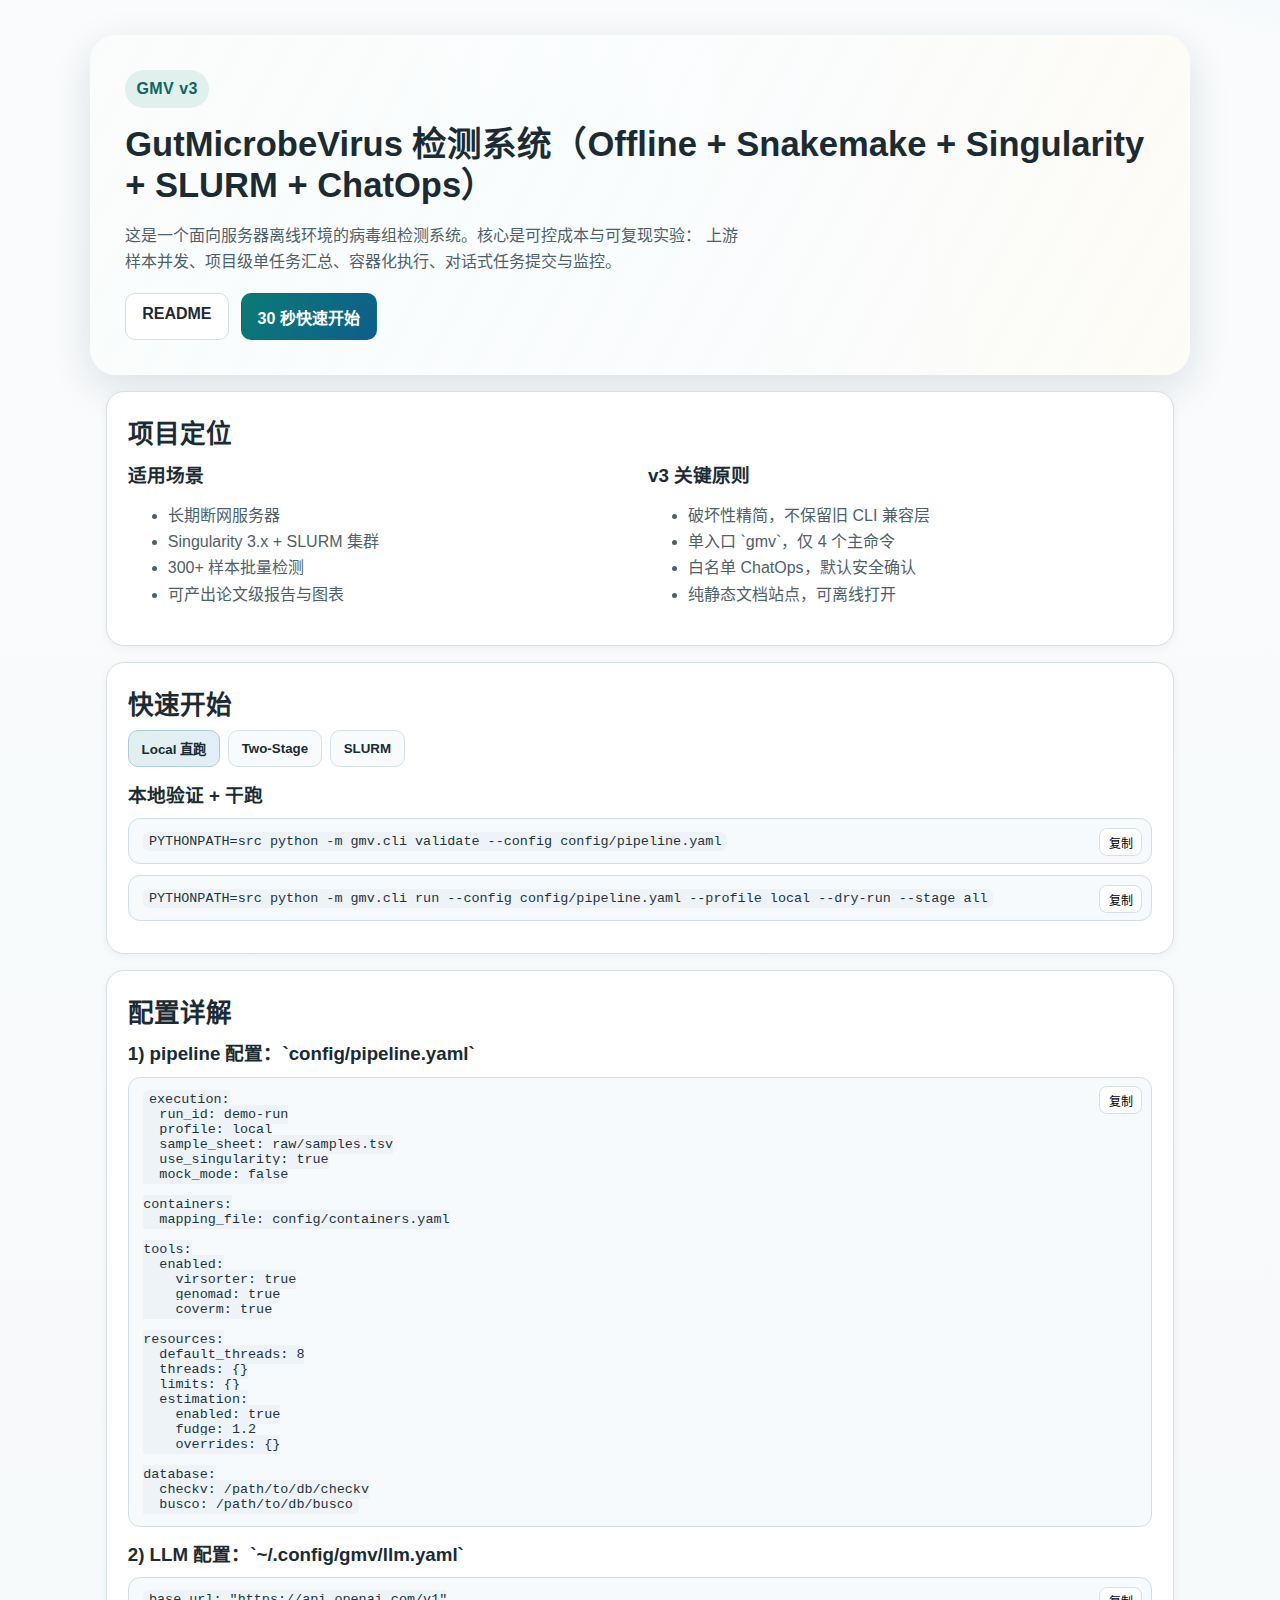
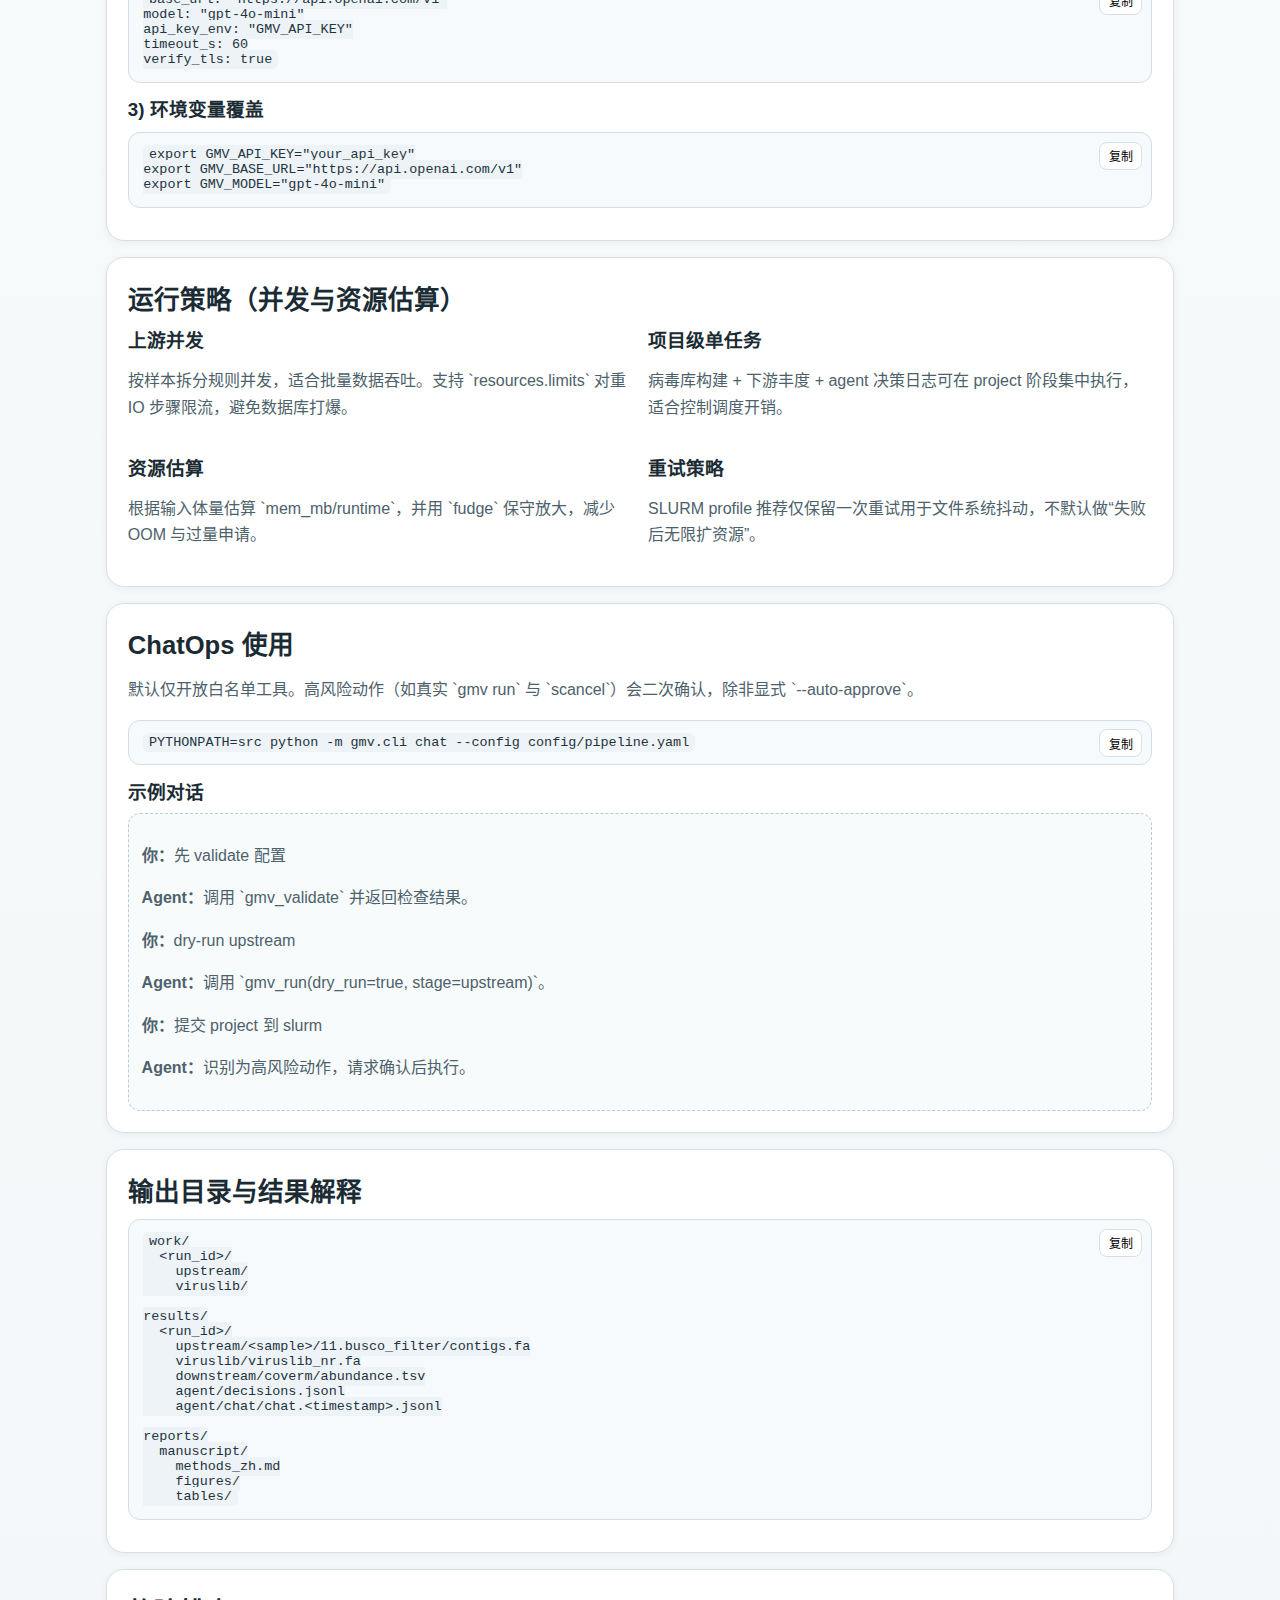
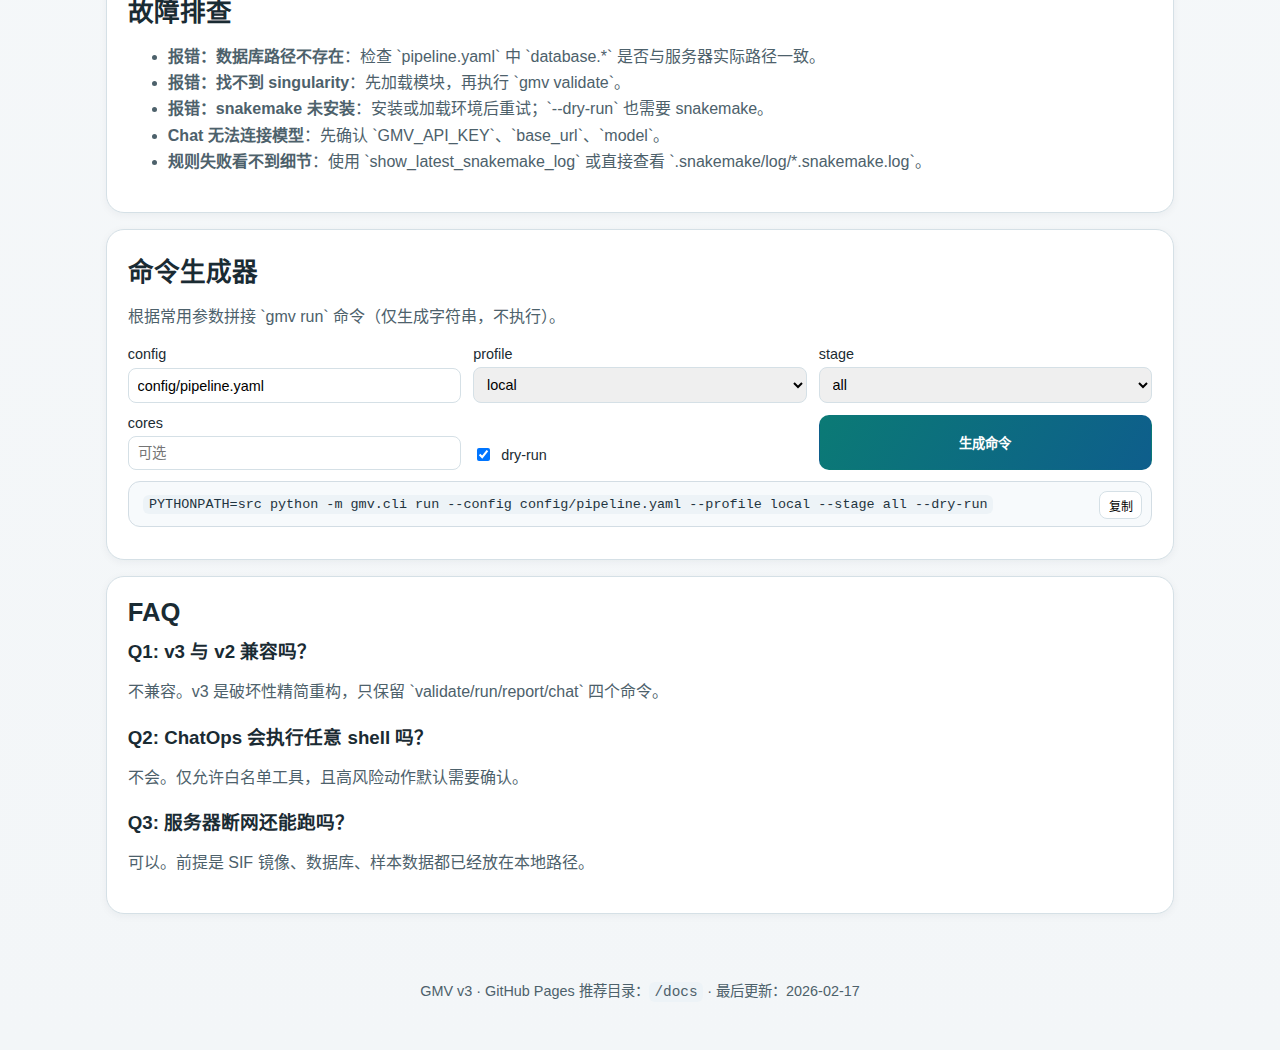
<file: index.html>
<!doctype html>
<html lang="zh-CN">
  <head>
    <meta charset="UTF-8" />
    <meta http-equiv="refresh" content="0; url=docs/index.html" />
    <meta name="viewport" content="width=device-width, initial-scale=1.0" />
    <title>GMV v3 Docs Redirect</title>
    <script>
      window.location.replace("docs/index.html");
    </script>
  </head>
  <body>
    <p>Redirecting to <a href="docs/index.html">docs/index.html</a> ...</p>
  </body>
</html>
</file>
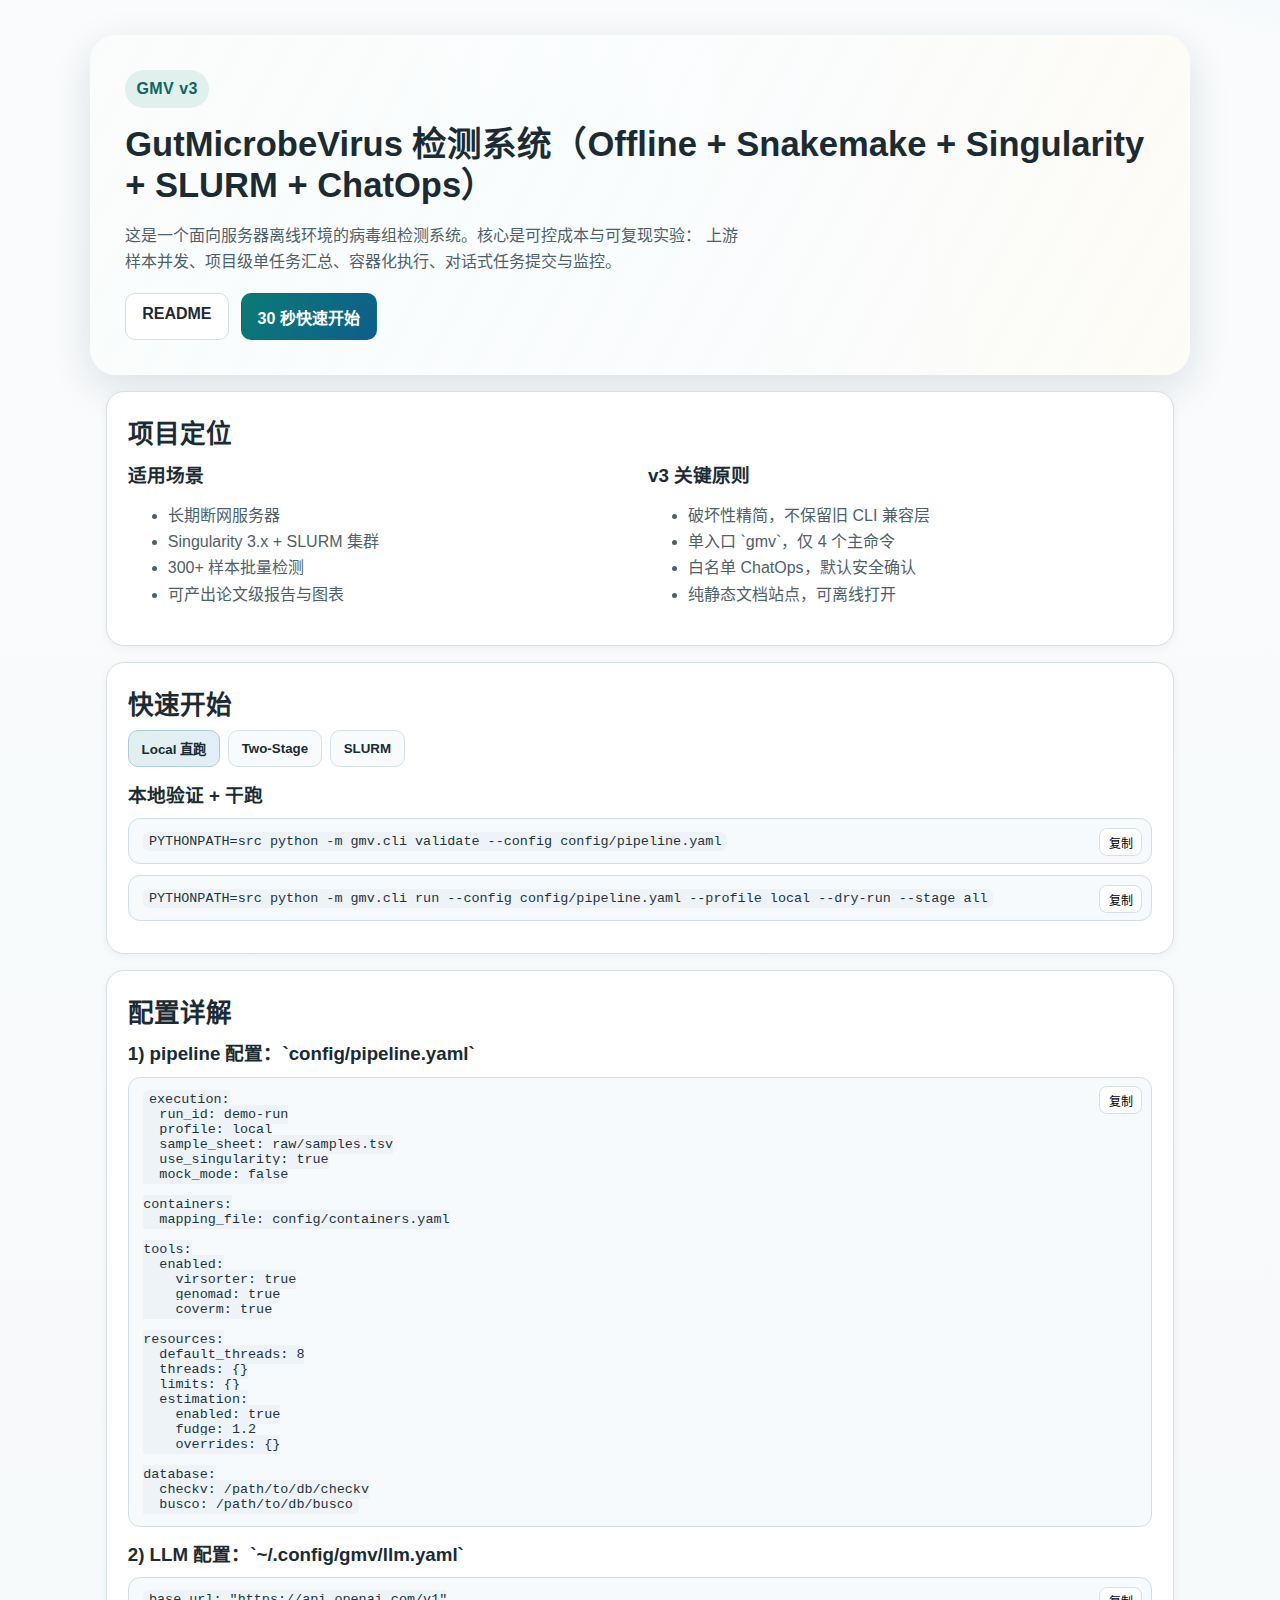
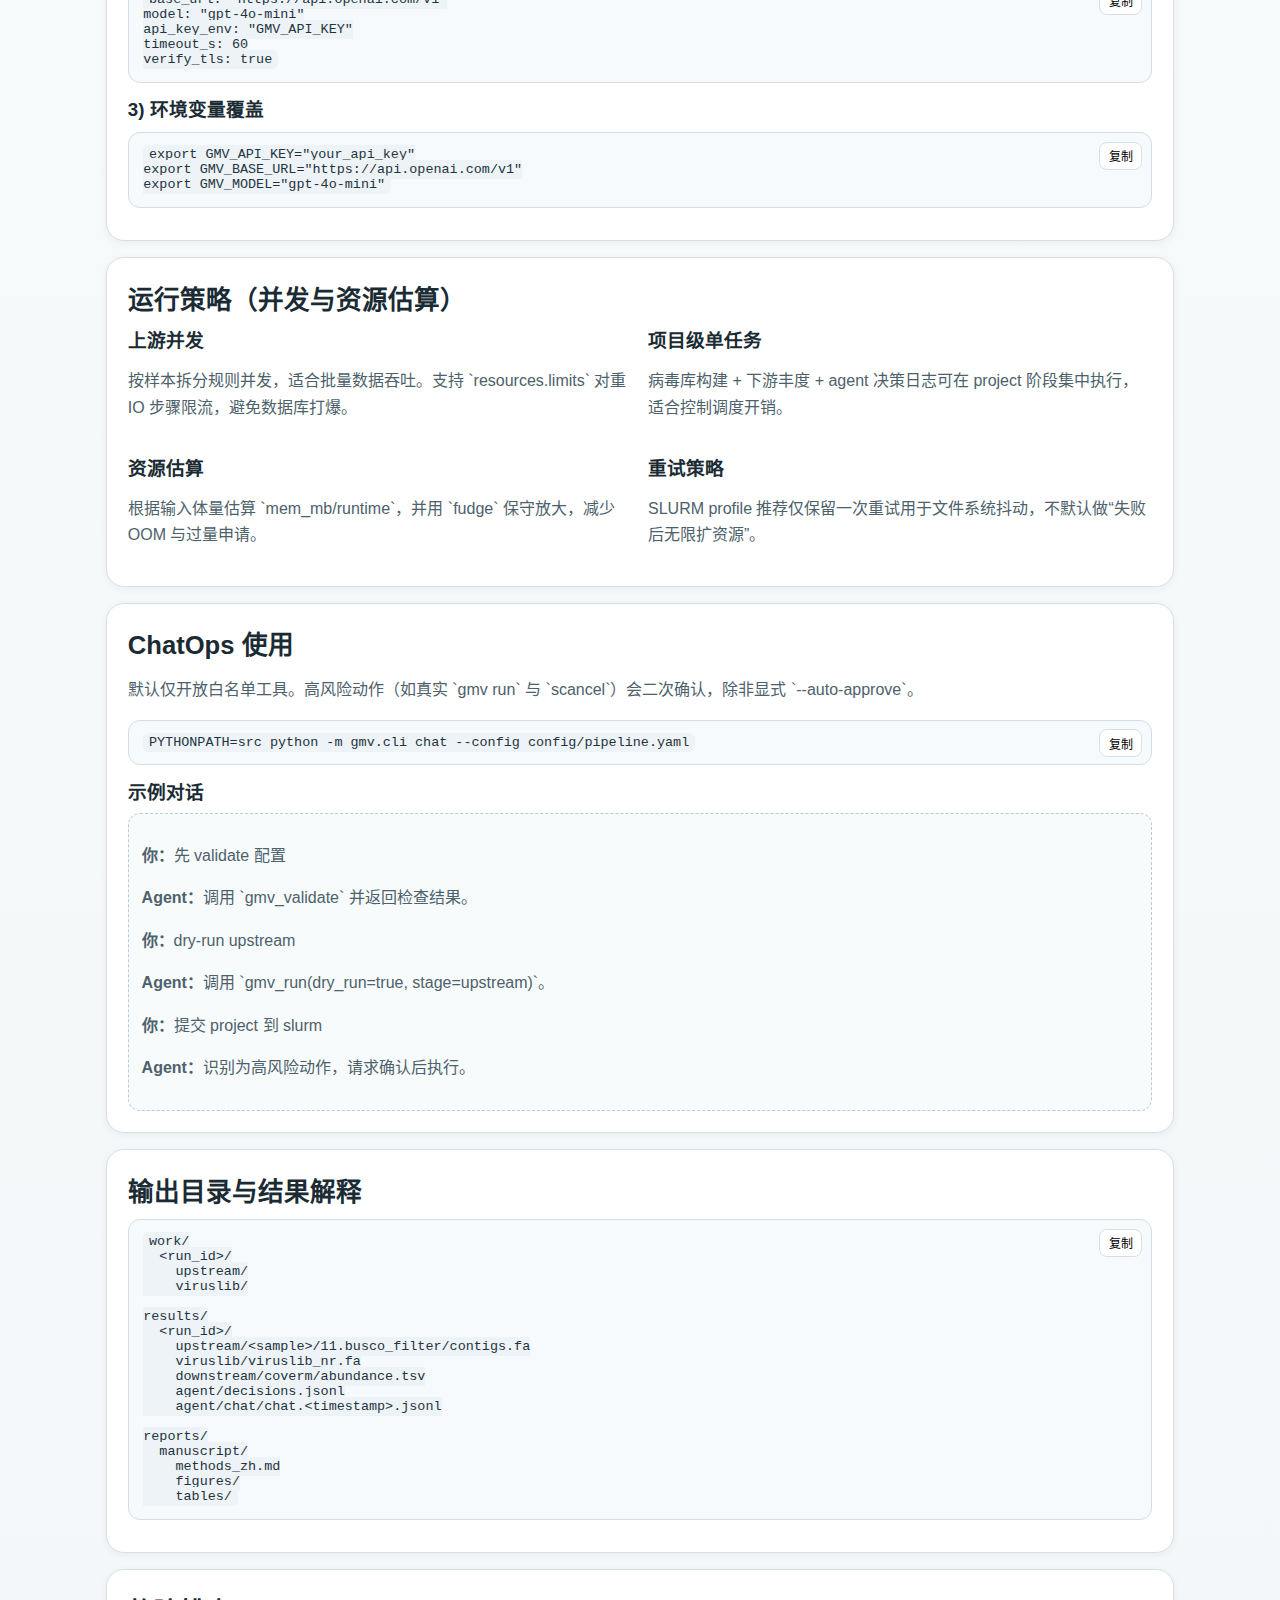
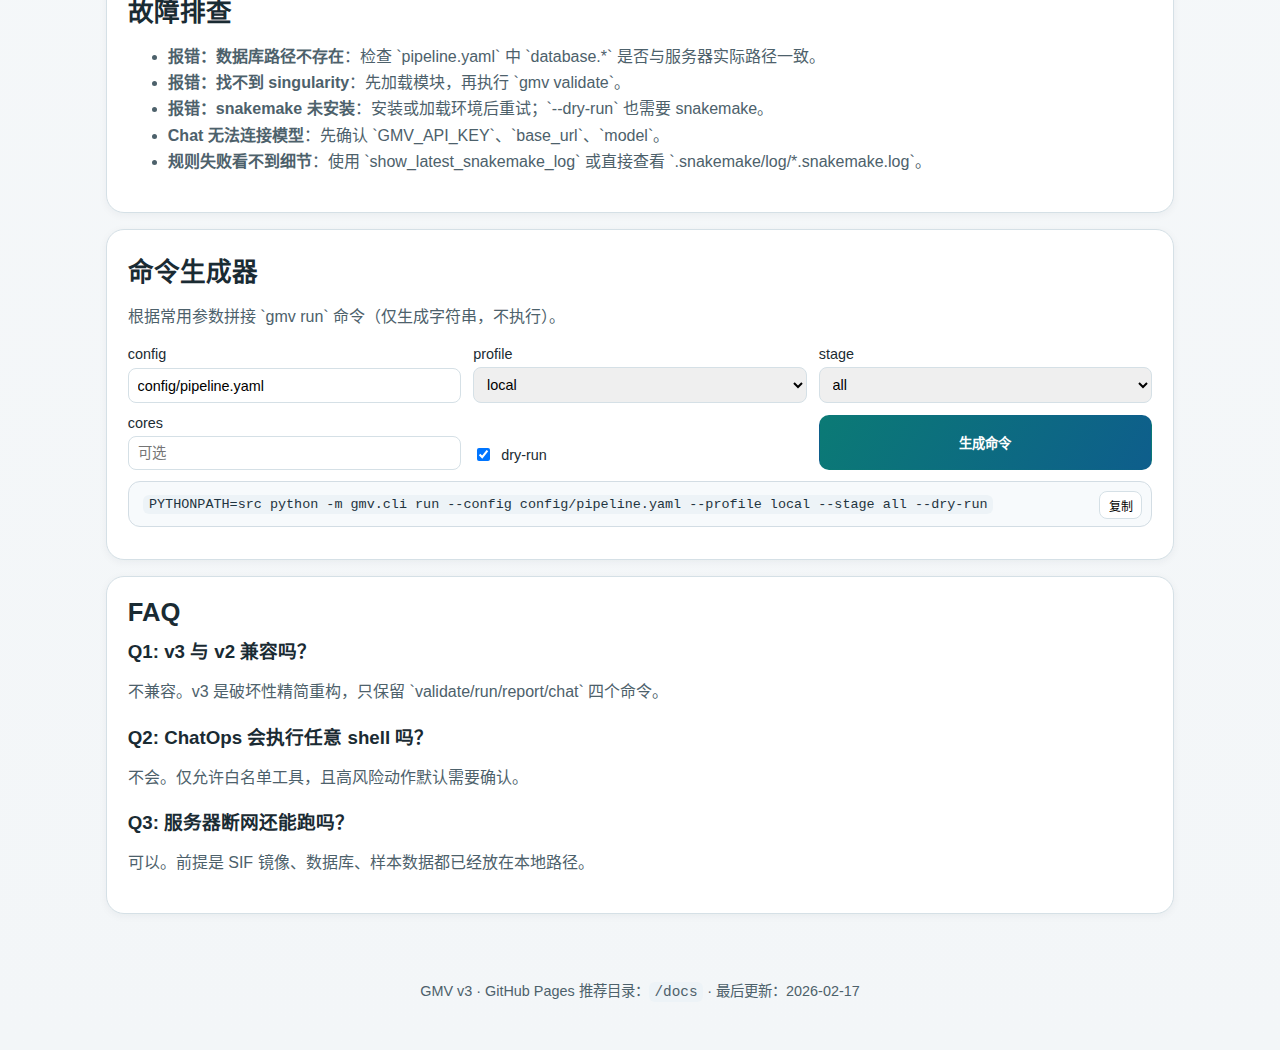
<file: docs/index.html>
<!doctype html>
<html lang="zh-CN">
  <head>
    <meta charset="UTF-8" />
    <meta name="viewport" content="width=device-width, initial-scale=1.0" />
    <title>GMV v3 使用说明</title>
    <link rel="stylesheet" href="assets/style.css" />
  </head>
  <body>
    <header class="hero">
      <p class="badge">GMV v3</p>
      <h1>GutMicrobeVirus 检测系统（Offline + Snakemake + Singularity + SLURM + ChatOps）</h1>
      <p class="lead">
        这是一个面向服务器离线环境的病毒组检测系统。核心是可控成本与可复现实验：
        上游样本并发、项目级单任务汇总、容器化执行、对话式任务提交与监控。
      </p>
      <div class="hero-actions">
        <a href="../README.md" class="btn btn-secondary">README</a>
        <a href="#quickstart" class="btn">30 秒快速开始</a>
      </div>
    </header>

    <main class="container">
      <section id="positioning" class="card">
        <h2>项目定位</h2>
        <div class="grid two">
          <div>
            <h3>适用场景</h3>
            <ul>
              <li>长期断网服务器</li>
              <li>Singularity 3.x + SLURM 集群</li>
              <li>300+ 样本批量检测</li>
              <li>可产出论文级报告与图表</li>
            </ul>
          </div>
          <div>
            <h3>v3 关键原则</h3>
            <ul>
              <li>破坏性精简，不保留旧 CLI 兼容层</li>
              <li>单入口 `gmv`，仅 4 个主命令</li>
              <li>白名单 ChatOps，默认安全确认</li>
              <li>纯静态文档站点，可离线打开</li>
            </ul>
          </div>
        </div>
      </section>

      <section id="quickstart" class="card">
        <h2>快速开始</h2>
        <div class="tabs" data-tabs>
          <button class="tab active" data-tab="local">Local 直跑</button>
          <button class="tab" data-tab="two-stage">Two-Stage</button>
          <button class="tab" data-tab="slurm">SLURM</button>
        </div>

        <div class="tab-panels">
          <article class="tab-panel active" data-panel="local">
            <h3>本地验证 + 干跑</h3>
            <div class="cmd-block">
              <pre><code>PYTHONPATH=src python -m gmv.cli validate --config config/pipeline.yaml</code></pre>
              <button class="copy-btn">复制</button>
            </div>
            <div class="cmd-block">
              <pre><code>PYTHONPATH=src python -m gmv.cli run --config config/pipeline.yaml --profile local --dry-run --stage all</code></pre>
              <button class="copy-btn">复制</button>
            </div>
          </article>

          <article class="tab-panel" data-panel="two-stage">
            <h3>两阶段执行（推荐大项目）</h3>
            <div class="cmd-block">
              <pre><code>PYTHONPATH=src python -m gmv.cli run --config config/pipeline.yaml --profile local --stage upstream</code></pre>
              <button class="copy-btn">复制</button>
            </div>
            <div class="cmd-block">
              <pre><code>PYTHONPATH=src python -m gmv.cli run --config config/pipeline.yaml --profile local --stage project</code></pre>
              <button class="copy-btn">复制</button>
            </div>
          </article>

          <article class="tab-panel" data-panel="slurm">
            <h3>SLURM 提交</h3>
            <div class="cmd-block">
              <pre><code>module load CentOS/7.9/Anaconda3/24.5.0 && module load CentOS/7.9/singularity/3.9.2</code></pre>
              <button class="copy-btn">复制</button>
            </div>
            <div class="cmd-block">
              <pre><code>PYTHONPATH=src python -m gmv.cli run --config config/pipeline.yaml --profile slurm --stage upstream</code></pre>
              <button class="copy-btn">复制</button>
            </div>
            <div class="cmd-block">
              <pre><code>PYTHONPATH=src python -m gmv.cli run --config config/pipeline.yaml --profile slurm --stage project</code></pre>
              <button class="copy-btn">复制</button>
            </div>
          </article>
        </div>
      </section>

      <section id="config" class="card">
        <h2>配置详解</h2>
        <h3>1) pipeline 配置：`config/pipeline.yaml`</h3>
        <div class="cmd-block">
          <pre><code>execution:
  run_id: demo-run
  profile: local
  sample_sheet: raw/samples.tsv
  use_singularity: true
  mock_mode: false

containers:
  mapping_file: config/containers.yaml

tools:
  enabled:
    virsorter: true
    genomad: true
    coverm: true

resources:
  default_threads: 8
  threads: {}
  limits: {}
  estimation:
    enabled: true
    fudge: 1.2
    overrides: {}

database:
  checkv: /path/to/db/checkv
  busco: /path/to/db/busco</code></pre>
          <button class="copy-btn">复制</button>
        </div>

        <h3>2) LLM 配置：`~/.config/gmv/llm.yaml`</h3>
        <div class="cmd-block">
          <pre><code>base_url: "https://api.openai.com/v1"
model: "gpt-4o-mini"
api_key_env: "GMV_API_KEY"
timeout_s: 60
verify_tls: true</code></pre>
          <button class="copy-btn">复制</button>
        </div>

        <h3>3) 环境变量覆盖</h3>
        <div class="cmd-block">
          <pre><code>export GMV_API_KEY="your_api_key"
export GMV_BASE_URL="https://api.openai.com/v1"
export GMV_MODEL="gpt-4o-mini"</code></pre>
          <button class="copy-btn">复制</button>
        </div>
      </section>

      <section id="strategy" class="card">
        <h2>运行策略（并发与资源估算）</h2>
        <div class="grid two">
          <div>
            <h3>上游并发</h3>
            <p>按样本拆分规则并发，适合批量数据吞吐。支持 `resources.limits` 对重 IO 步骤限流，避免数据库打爆。</p>
          </div>
          <div>
            <h3>项目级单任务</h3>
            <p>病毒库构建 + 下游丰度 + agent 决策日志可在 project 阶段集中执行，适合控制调度开销。</p>
          </div>
          <div>
            <h3>资源估算</h3>
            <p>根据输入体量估算 `mem_mb/runtime`，并用 `fudge` 保守放大，减少 OOM 与过量申请。</p>
          </div>
          <div>
            <h3>重试策略</h3>
            <p>SLURM profile 推荐仅保留一次重试用于文件系统抖动，不默认做“失败后无限扩资源”。</p>
          </div>
        </div>
      </section>

      <section id="chatops" class="card">
        <h2>ChatOps 使用</h2>
        <p>默认仅开放白名单工具。高风险动作（如真实 `gmv run` 与 `scancel`）会二次确认，除非显式 `--auto-approve`。</p>

        <div class="cmd-block">
          <pre><code>PYTHONPATH=src python -m gmv.cli chat --config config/pipeline.yaml</code></pre>
          <button class="copy-btn">复制</button>
        </div>

        <h3>示例对话</h3>
        <div class="dialogue">
          <p><strong>你：</strong>先 validate 配置</p>
          <p><strong>Agent：</strong>调用 `gmv_validate` 并返回检查结果。</p>
          <p><strong>你：</strong>dry-run upstream</p>
          <p><strong>Agent：</strong>调用 `gmv_run(dry_run=true, stage=upstream)`。</p>
          <p><strong>你：</strong>提交 project 到 slurm</p>
          <p><strong>Agent：</strong>识别为高风险动作，请求确认后执行。</p>
        </div>
      </section>

      <section id="outputs" class="card">
        <h2>输出目录与结果解释</h2>
        <div class="cmd-block">
          <pre><code>work/
  &lt;run_id&gt;/
    upstream/
    viruslib/

results/
  &lt;run_id&gt;/
    upstream/&lt;sample&gt;/11.busco_filter/contigs.fa
    viruslib/viruslib_nr.fa
    downstream/coverm/abundance.tsv
    agent/decisions.jsonl
    agent/chat/chat.&lt;timestamp&gt;.jsonl

reports/
  manuscript/
    methods_zh.md
    figures/
    tables/</code></pre>
          <button class="copy-btn">复制</button>
        </div>
      </section>

      <section id="troubleshooting" class="card">
        <h2>故障排查</h2>
        <ul>
          <li><strong>报错：数据库路径不存在</strong>：检查 `pipeline.yaml` 中 `database.*` 是否与服务器实际路径一致。</li>
          <li><strong>报错：找不到 singularity</strong>：先加载模块，再执行 `gmv validate`。</li>
          <li><strong>报错：snakemake 未安装</strong>：安装或加载环境后重试；`--dry-run` 也需要 snakemake。</li>
          <li><strong>Chat 无法连接模型</strong>：先确认 `GMV_API_KEY`、`base_url`、`model`。</li>
          <li><strong>规则失败看不到细节</strong>：使用 `show_latest_snakemake_log` 或直接查看 `.snakemake/log/*.snakemake.log`。</li>
        </ul>
      </section>

      <section id="generator" class="card">
        <h2>命令生成器</h2>
        <p>根据常用参数拼接 `gmv run` 命令（仅生成字符串，不执行）。</p>
        <form id="cmd-generator" class="generator">
          <label>
            config
            <input type="text" id="g-config" value="config/pipeline.yaml" />
          </label>
          <label>
            profile
            <select id="g-profile">
              <option value="local">local</option>
              <option value="slurm">slurm</option>
            </select>
          </label>
          <label>
            stage
            <select id="g-stage">
              <option value="all">all</option>
              <option value="upstream">upstream</option>
              <option value="project">project</option>
            </select>
          </label>
          <label>
            cores
            <input type="number" id="g-cores" min="1" placeholder="可选" />
          </label>
          <label class="checkbox">
            <input type="checkbox" id="g-dry" checked />
            dry-run
          </label>
          <button type="button" id="g-build" class="btn">生成命令</button>
        </form>

        <div class="cmd-block">
          <pre><code id="g-output">PYTHONPATH=src python -m gmv.cli run --config config/pipeline.yaml --profile local --stage all --dry-run</code></pre>
          <button class="copy-btn">复制</button>
        </div>
      </section>

      <section id="faq" class="card">
        <h2>FAQ</h2>
        <h3>Q1: v3 与 v2 兼容吗？</h3>
        <p>不兼容。v3 是破坏性精简重构，只保留 `validate/run/report/chat` 四个命令。</p>

        <h3>Q2: ChatOps 会执行任意 shell 吗？</h3>
        <p>不会。仅允许白名单工具，且高风险动作默认需要确认。</p>

        <h3>Q3: 服务器断网还能跑吗？</h3>
        <p>可以。前提是 SIF 镜像、数据库、样本数据都已经放在本地路径。</p>
      </section>
    </main>

    <footer class="footer">
      <p>GMV v3 · GitHub Pages 推荐目录：<code>/docs</code> · 最后更新：2026-02-17</p>
    </footer>

    <script src="assets/app.js"></script>
  </body>
</html>
</file>
<file: docs/assets/style.css>
:root {
  --bg: #f3f6f8;
  --surface: #ffffff;
  --ink: #1a2b33;
  --ink-soft: #4d616b;
  --line: #d5e0e6;
  --accent: #0b7a75;
  --accent-2: #0e5e8c;
  --hero-a: #b9e0d9;
  --hero-b: #d2e9f7;
  --hero-c: #f5eac7;
  --shadow: 0 12px 40px rgba(16, 43, 56, 0.12);
  --radius: 18px;
}

* {
  box-sizing: border-box;
}

body {
  margin: 0;
  font-family: "IBM Plex Sans", "Noto Sans SC", "PingFang SC", "Segoe UI", sans-serif;
  color: var(--ink);
  background:
    radial-gradient(1200px 600px at -10% -20%, var(--hero-a), transparent 60%),
    radial-gradient(1000px 800px at 110% -10%, var(--hero-b), transparent 60%),
    linear-gradient(180deg, #f9fbfc 0%, var(--bg) 100%);
}

h1,
h2,
h3 {
  font-family: "Avenir Next", "IBM Plex Sans", "Noto Sans SC", sans-serif;
  margin: 0 0 0.6rem;
}

h1 {
  font-size: clamp(1.8rem, 2.7vw, 2.8rem);
  line-height: 1.2;
}

h2 {
  font-size: clamp(1.3rem, 2vw, 1.8rem);
}

p,
li {
  color: var(--ink-soft);
  line-height: 1.65;
}

a {
  color: var(--accent-2);
}

.hero {
  max-width: 1100px;
  margin: 2.2rem auto 1rem;
  padding: 2.2rem;
  border-radius: 26px;
  background:
    linear-gradient(120deg, rgba(255, 255, 255, 0.95), rgba(255, 255, 255, 0.84)),
    linear-gradient(90deg, var(--hero-a), var(--hero-b), var(--hero-c));
  box-shadow: var(--shadow);
}

.badge {
  display: inline-flex;
  align-items: center;
  padding: 0.35rem 0.7rem;
  border-radius: 999px;
  background: #e0f0ed;
  color: #0d665c;
  font-weight: 700;
  letter-spacing: 0.03em;
  margin: 0 0 1rem;
}

.lead {
  max-width: 70ch;
}

.hero-actions {
  display: flex;
  gap: 0.75rem;
  flex-wrap: wrap;
  margin-top: 1.1rem;
}

.btn {
  border: 1px solid transparent;
  background: linear-gradient(120deg, var(--accent), var(--accent-2));
  color: #fff;
  text-decoration: none;
  padding: 0.65rem 1rem;
  border-radius: 10px;
  cursor: pointer;
  font-weight: 600;
}

.btn:hover {
  filter: brightness(1.03);
}

.btn-secondary {
  background: #fff;
  color: var(--ink);
  border-color: var(--line);
}

.container {
  max-width: 1100px;
  margin: 0 auto;
  padding: 0 1rem 2rem;
  display: grid;
  gap: 1rem;
}

.card {
  background: var(--surface);
  border: 1px solid var(--line);
  border-radius: var(--radius);
  padding: 1.3rem;
  box-shadow: 0 2px 8px rgba(12, 40, 56, 0.05);
}

.grid.two {
  display: grid;
  gap: 1rem;
  grid-template-columns: repeat(2, minmax(0, 1fr));
}

.tabs {
  display: flex;
  gap: 0.5rem;
  margin-bottom: 0.8rem;
  flex-wrap: wrap;
}

.tab {
  border: 1px solid var(--line);
  background: #f8fbfd;
  border-radius: 10px;
  padding: 0.5rem 0.8rem;
  cursor: pointer;
  font-weight: 600;
  color: var(--ink);
}

.tab.active {
  background: linear-gradient(120deg, #dff1ee, #e3edf9);
  border-color: #abcdd6;
}

.tab-panel {
  display: none;
}

.tab-panel.active {
  display: block;
}

.cmd-block {
  position: relative;
  margin: 0.7rem 0;
  border: 1px solid #d3dde4;
  border-radius: 12px;
  background: #f7fafc;
  overflow: hidden;
}

pre {
  margin: 0;
  padding: 0.9rem 3.8rem 0.9rem 0.9rem;
  overflow-x: auto;
  font-family: "JetBrains Mono", "SFMono-Regular", Menlo, Consolas, monospace;
  font-size: 0.84rem;
  color: #1f3440;
}

.copy-btn {
  position: absolute;
  top: 0.55rem;
  right: 0.55rem;
  border: 1px solid var(--line);
  background: #fff;
  border-radius: 8px;
  padding: 0.28rem 0.55rem;
  font-size: 0.75rem;
  cursor: pointer;
}

.copy-btn.copied {
  border-color: #98c7b6;
  color: #16644f;
}

.dialogue {
  border: 1px dashed #b8ccd6;
  border-radius: 12px;
  padding: 0.8rem;
  background: #f8fbfc;
}

.generator {
  display: grid;
  gap: 0.75rem;
  grid-template-columns: repeat(3, minmax(0, 1fr));
  margin-bottom: 0.7rem;
}

.generator label {
  display: grid;
  gap: 0.3rem;
  font-size: 0.9rem;
  color: var(--ink);
}

.generator input,
.generator select {
  border: 1px solid var(--line);
  border-radius: 8px;
  padding: 0.5rem 0.55rem;
  font-size: 0.9rem;
}

.generator .checkbox {
  display: flex;
  align-items: center;
  gap: 0.5rem;
  margin-top: 1.5rem;
}

.footer {
  text-align: center;
  color: #57707b;
  padding: 1.2rem 1rem 2rem;
  font-size: 0.9rem;
}

code {
  background: #edf3f7;
  border-radius: 6px;
  padding: 0.12rem 0.36rem;
}

@media (max-width: 900px) {
  .grid.two,
  .generator {
    grid-template-columns: 1fr;
  }

  .hero {
    margin-top: 1.2rem;
    border-radius: 18px;
  }
}
</file>
